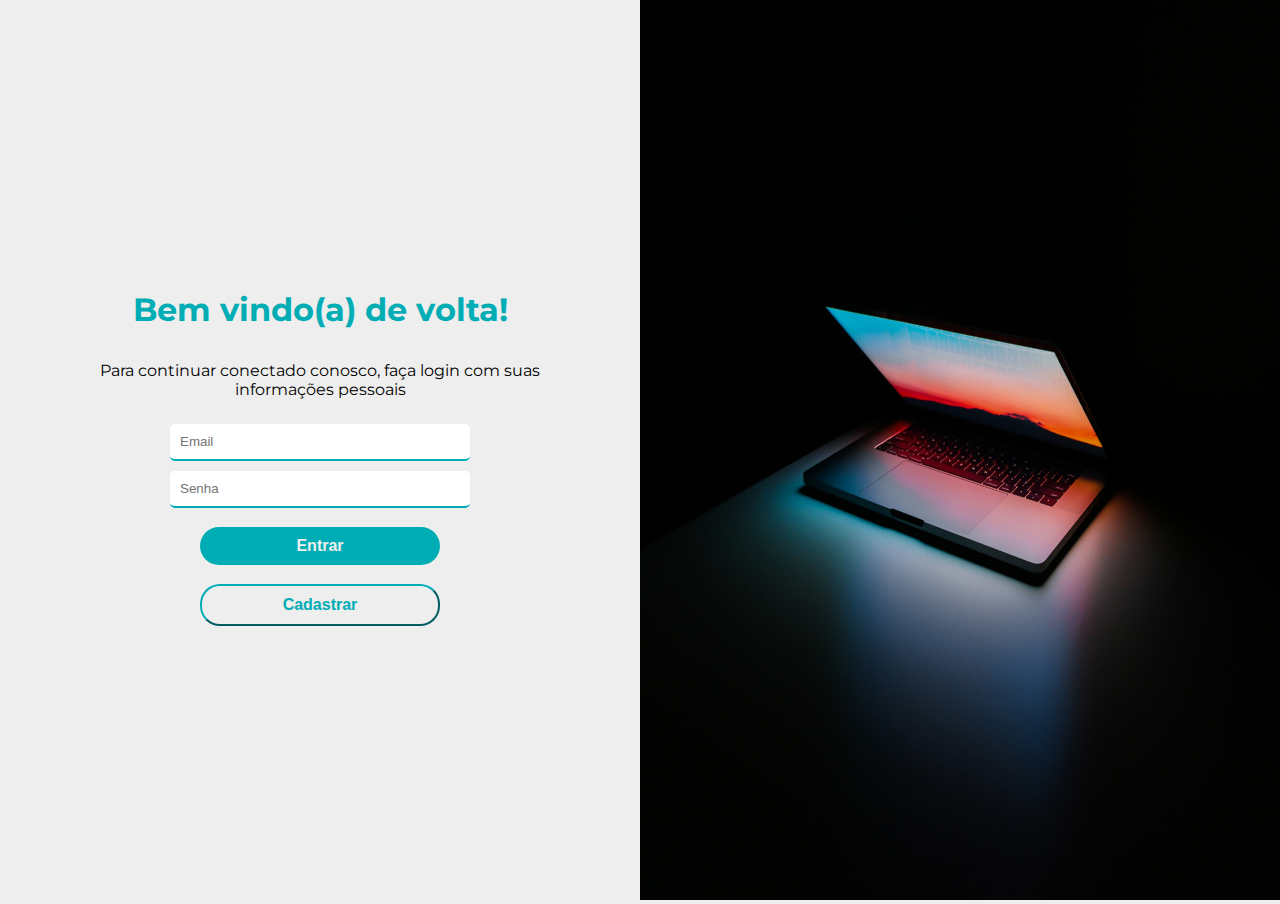
<file: index.html>
<!DOCTYPE html>
<html lang="pt-br">
<head>
    <meta charset="UTF-8">
    <meta http-equiv="X-UA-Compatible" content="IE=edge">
    <meta name="viewport" content="width=device-width, initial-scale=1.0">
    <link rel="stylesheet" href="style.css">
    <link rel="shortcut icon" href="Imagens/user.png" type="image/x-icon">
    <title>Login</title>
</head>
<body>
    <div class="principal">
        <h1>Bem vindo(a) de volta!</h1>
        <p>Para continuar conectado conosco, faça login com suas informações pessoais</p>

        <form action="">
            <input class="input" type="email" name="" id="" placeholder="Email" >
            <input class="input" type="password" name="" id="" placeholder="Senha" >
            <button class="button" type="submit"><a href="">Entrar</a></button>
            <button class="button-cad" type="submit"><a href="cad.html">Cadastrar</a></button>
         </form>
    </div>
    <div class="secundaria">
        <img class="sec" src="Imagens/teste4.jpg" alt="">
    </div>
</body>
</html>
</file>
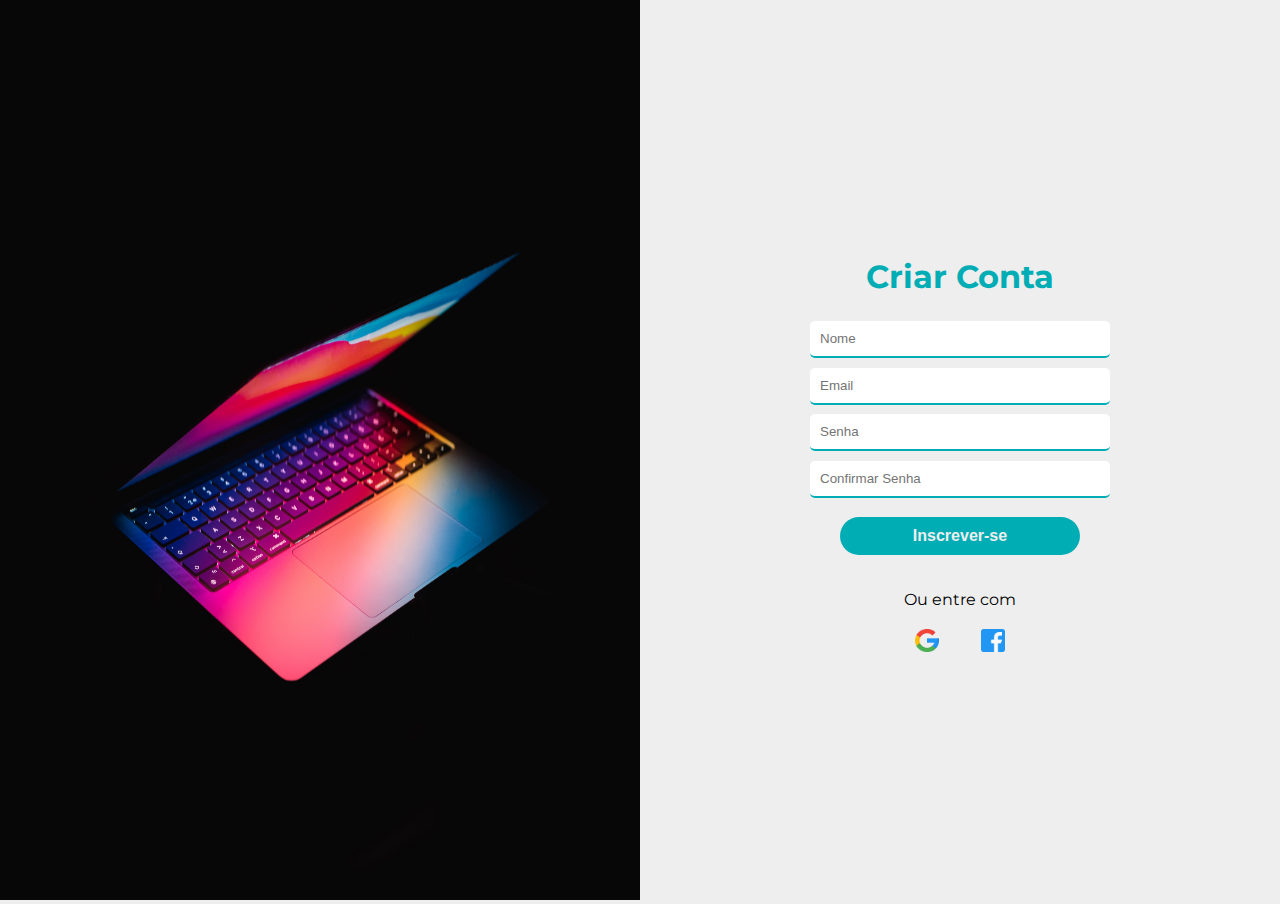
<file: cad.html>
<!DOCTYPE html>
<html lang="pt-br">
<head>
    <meta charset="UTF-8">
    <meta http-equiv="X-UA-Compatible" content="IE=edge">
    <meta name="viewport" content="width=device-width, initial-scale=1.0">
    <link rel="stylesheet" href="style.css">
    <link rel="shortcut icon" href="Imagens/user.png" type="image/x-icon">
    <title>Cadastrar</title>
</head>
<body>

    <div class="secundaria">
        <img class="sec" src="Imagens/teste5.jpg" alt="">
    </div>

    <div class="principal">
        <h1>Criar Conta</h1>
        <form action="">
            <input class="input" type="text" name="" id=""  placeholder="Nome">
            <input class="input" type="email" name="" id=""  placeholder="Email">
            <input class="input" type="password" name="" id=""  placeholder="Senha">
            <input class="input" type="password" name="" id=""  placeholder="Confirmar Senha" >
            <button class="button" type="submit"><a href="index.html">Inscrever-se</a></button>
         </form>
         <p>Ou entre com</p>
         <div>
            <img class="redes" src="Imagens/2875404.png" alt="">
            <img class="redes" src="Imagens/889102.png" alt="">
        </div>
    </div>

</body>
</html>
</file>
<file: style.css>
@import url('https://fonts.googleapis.com/css2?family=Montserrat:wght@100;400&family=Roboto:wght@100&display=swap');

*{
    margin: 0;
    padding: 0;
    box-sizing: border-box;
}

body{
    background: #eee;
    font-family: 'Montserrat', sans-serif;
    display: flex;
    height: 100vh;
    overflow-y: hidden;
}

h1{
    color: #00adb5;
    margin: 1rem;
    font-weight: bolder;
}

p{
    display: block;
    margin: 1rem 0;
    text-align: center;
    max-width: 500px;
    width: 100%;
}

form {
    max-width: 400px;
    width: 100%;
}

.principal {
    width: 50%;
    display: flex;
    flex-direction: column;
    justify-content: center;
    align-items: center;
}

.input {
    display: flex;
    flex-direction: column;
    margin: 0.6rem 0;
    padding: 10px;
    max-width: 300px;
    width: 100%;
    border-radius: 5px;
    border: none;
    border-bottom: #00adb5 2px solid;
    justify-content: center;
    align-items: center;
    margin: 0.6rem auto;
}

.button {
    display: flex;
    max-width: 400px;
    width: 60%;
    padding: 10px 0;
    border-radius: 20px;
    background: #00adb5;
    color: #eee;
    font-weight: bold;
    text-decoration: none;
    font-size: 1rem;
    
    border-style: none;
    justify-content: center;
    margin: 1.2rem auto;
    transition: background 1s ease ;
}
.button:hover {
    background: #304d63;
}

.button-cad, .button:hover {
    cursor: pointer;
}

.button-cad {
    display: flex;
    max-width: 400px;
    width: 60%;
    padding: 10px 0;
    border-radius: 20px;
    background: #eee;
    color: #00adb5;
    font-weight: bold;
    text-decoration: none;
    font-size: 1rem;

    margin-top: 0.6rem;
    
    justify-content: center;
    margin: 0 auto;
    transition: background 1s ease ;
    border-color: #00adb5;
}

a {
    list-style: none;
    text-decoration: none;
    color: inherit;
    text-align: center;
    justify-content: center;
    align-items: center;
}

.secundaria {
    width: 50%;
}

.sec {
    height: 100%;
    max-width: 1920px;
    width: 100%;
}

.redes{
    height: 30px;
    width: 30px;
    padding: 0.2rem;
    margin: 0 1rem;
}

@media screen and (max-width: 768px) {
    .sec {
        display: none;
    }

    .principal {
        width: 100%;
    }

    .secundaria {
        display: none;
    }

    p{
        width: 70%;
        text-align: center;
        margin: 1rem auto;
    }

    h1 {
        text-align: center;
        margin: 0 auto;
    }
}

@media screen and (max-width: 355px){
    .input{
        width: 70%;
    }

    h1 {
        text-align: center;
        margin: 0 auto;
    }
}
</file>
